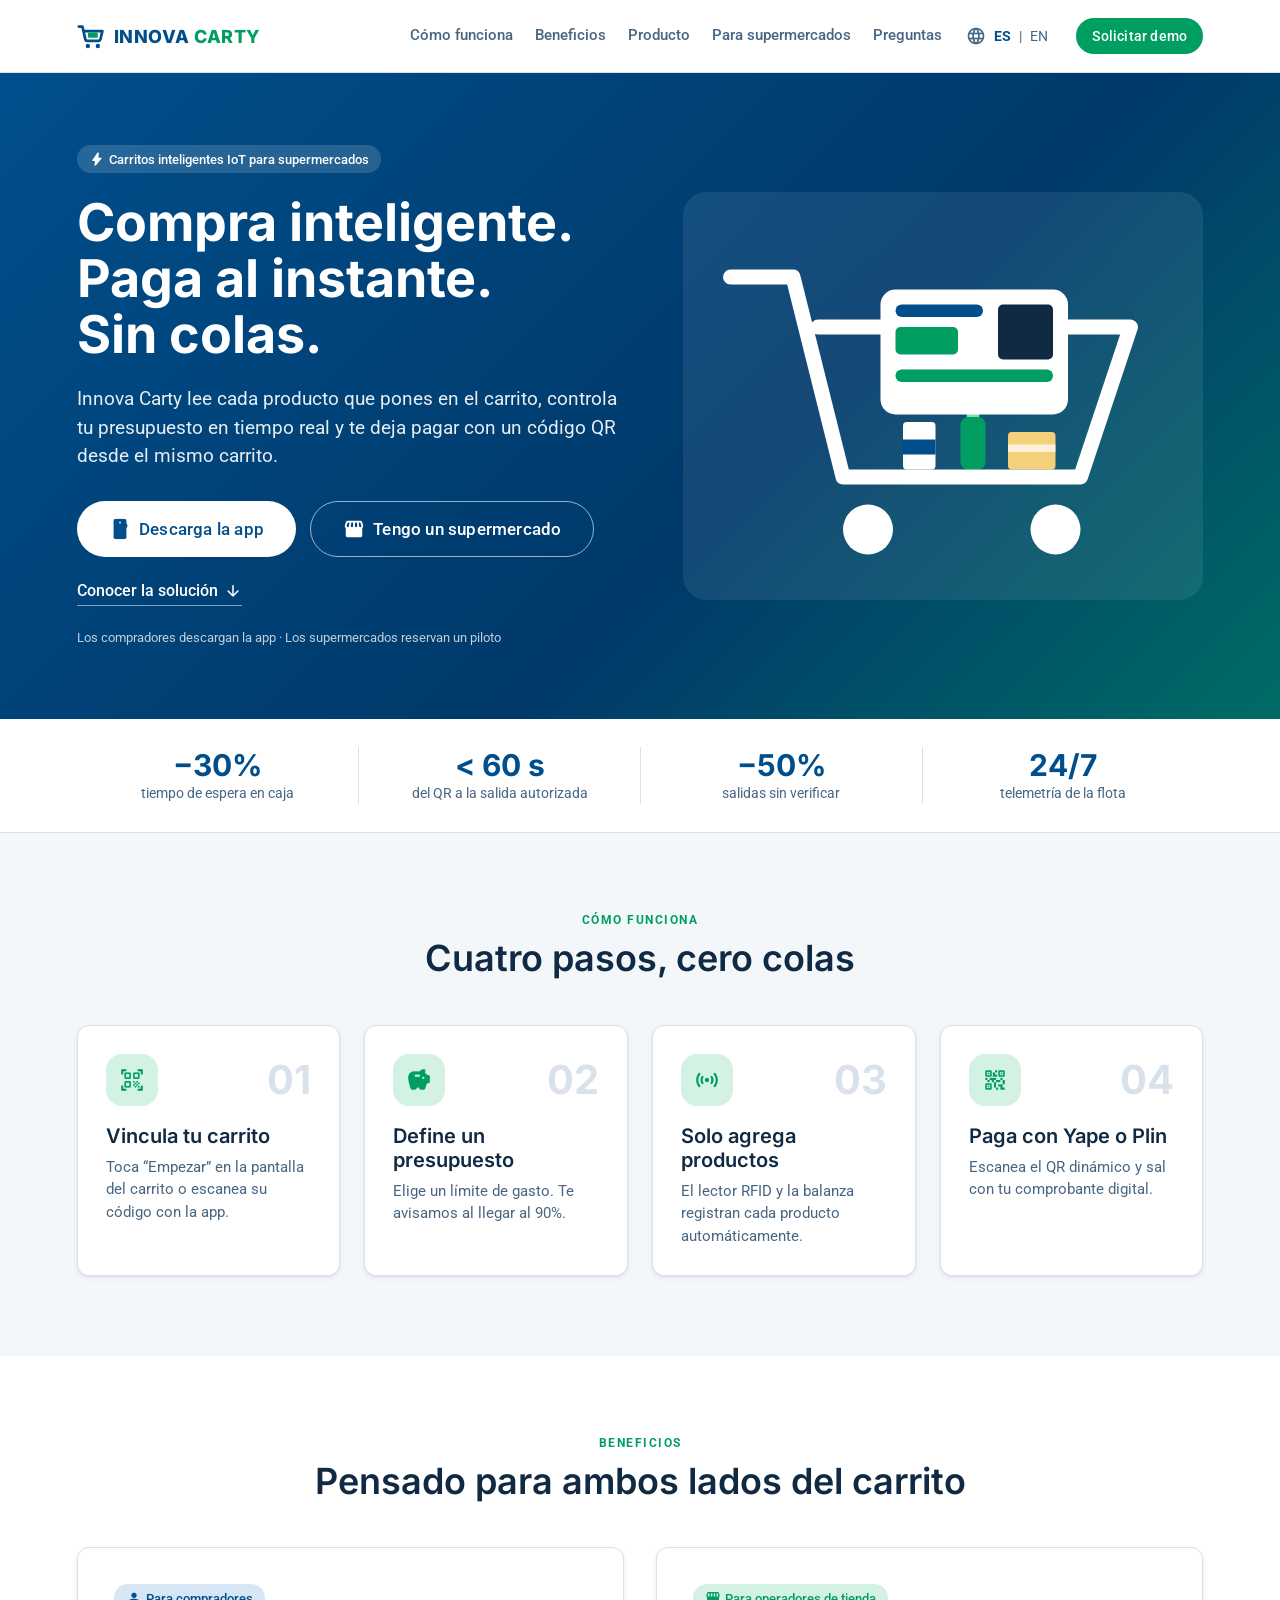
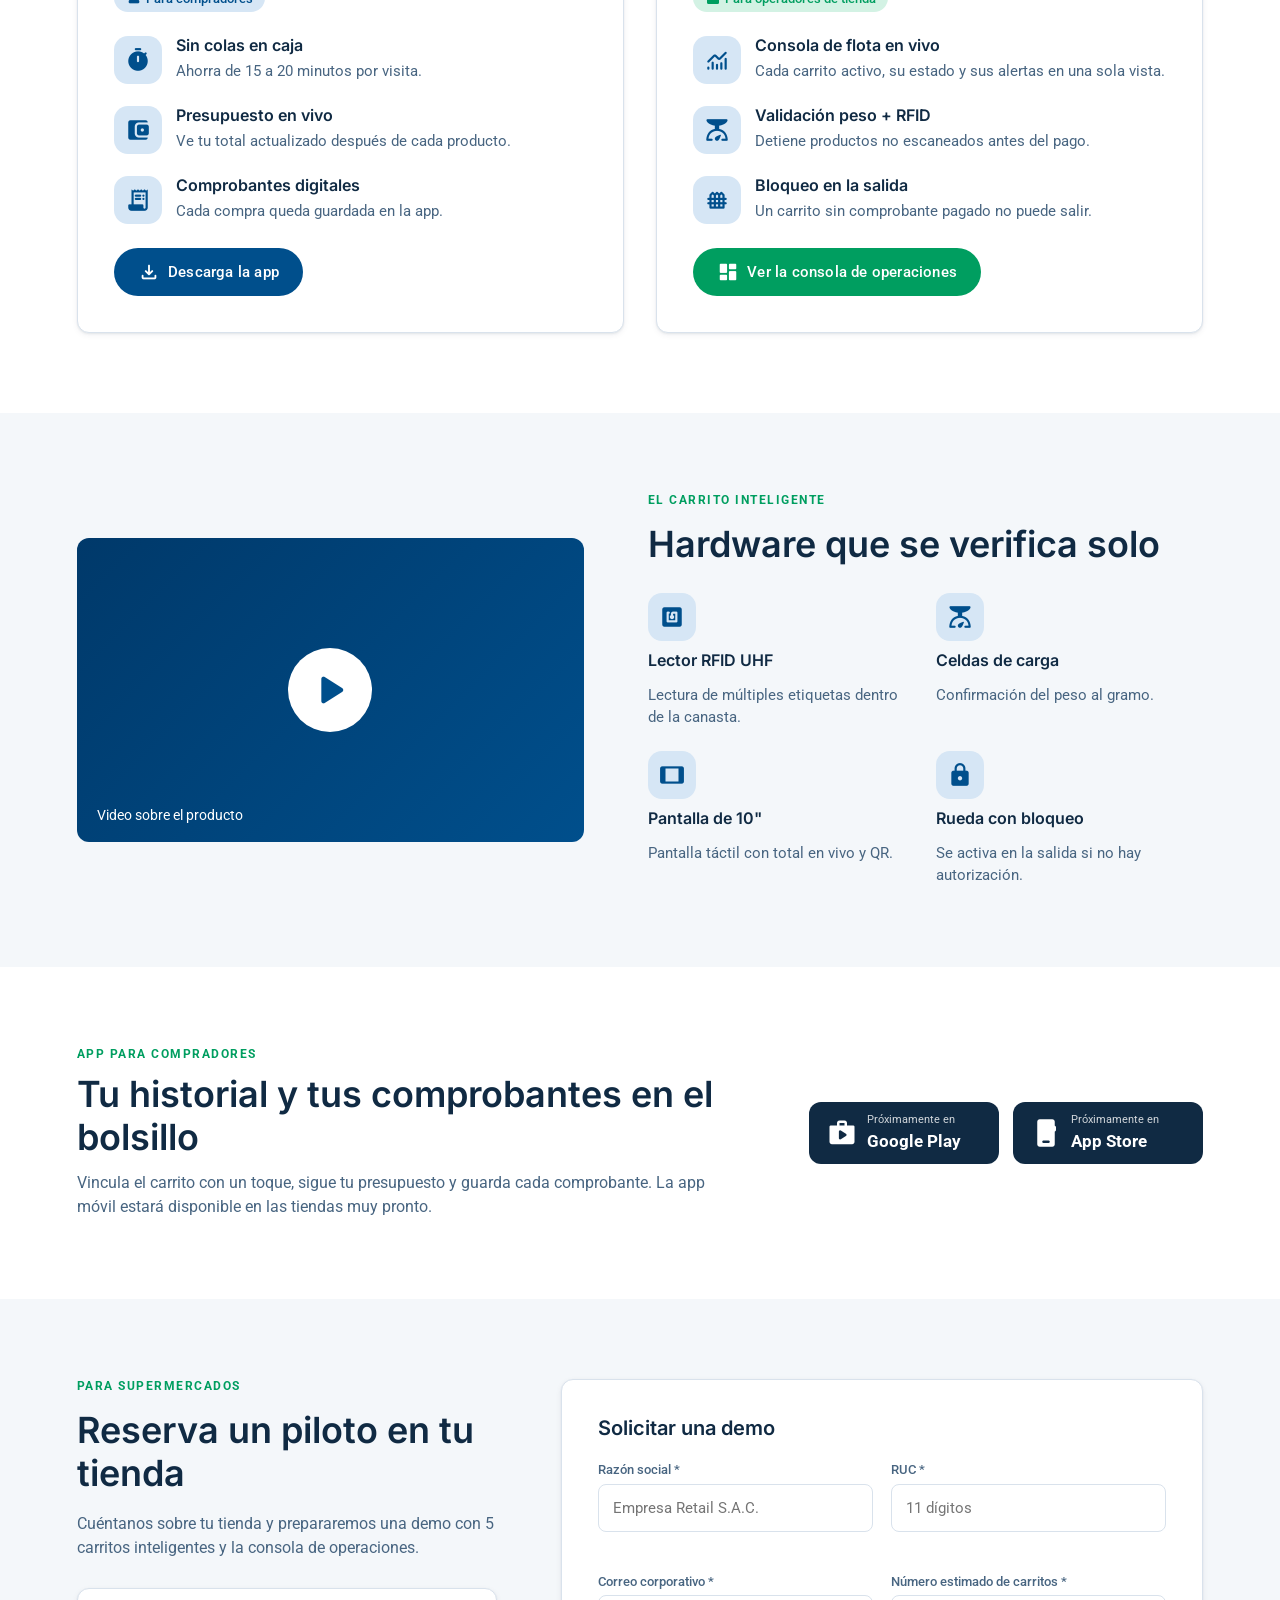
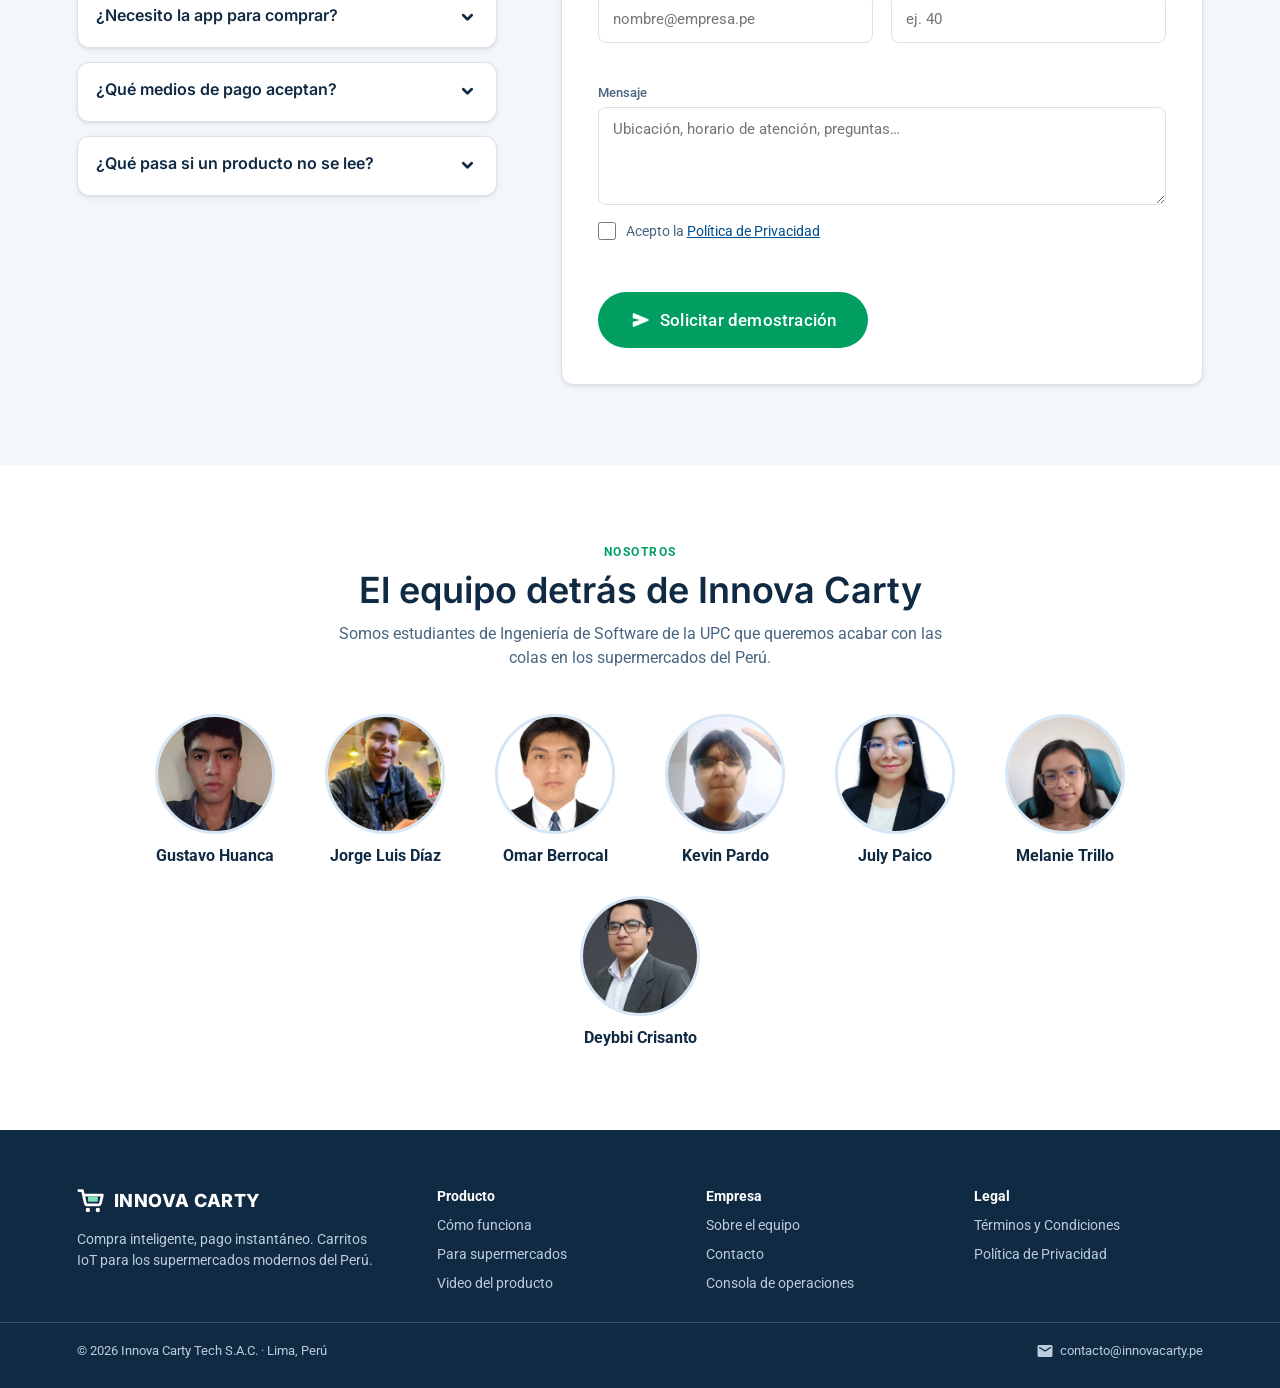
<file: index.html>
<!DOCTYPE html>
<html lang="es">
<head>
  <meta charset="UTF-8">
  <meta name="viewport" content="width=device-width, initial-scale=1">
  <title>Innova Carty | Carritos Inteligentes IoT y Pago Instantáneo sin Colas</title>
  <meta name="description" content="Transforma tu experiencia en el supermercado con Innova Carty: carritos autónomos con escaneo RFID, control de presupuesto en tiempo real y cobro inmediato con QR.">
  <meta name="keywords" content="Innova Carty, carrito inteligente, smart cart retail, IoT supermercados, compras sin colas, escaneo RFID retail, pago QR Yape Plin, control de presupuesto compra, retail tech Peru">
  <meta name="author" content="Innova Carty Tech S.A.C.">
  <meta name="robots" content="index, follow">
  <link rel="canonical" href="https://www.innovacarty.pe/">

  <meta property="og:title" content="Innova Carty — Compra Inteligente, Pago Instantáneo">
  <meta property="og:description" content="Olvídate de las colas en caja. Carritos de supermercado con lectura automática, cálculo de presupuesto en vivo y salida rápida.">
  <meta property="og:type" content="website">
  <meta property="og:url" content="https://www.innovacarty.pe/">
  <meta property="og:image" content="https://www.innovacarty.pe/assets/common/og-preview-carty.png">
  <meta name="twitter:card" content="summary_large_image">
  <meta name="twitter:title" content="Innova Carty | Smart Carts con IoT y Edge Computing">
  <meta name="twitter:description" content="Innovación en retail: carritos inteligentes que totalizan tu cuenta al instante y permiten auto-pago inmediato.">
  <meta name="twitter:image" content="https://www.innovacarty.pe/assets/common/twitter-card-carty.png">

  <meta name="theme-color" content="#004F8C">
  <link rel="icon" href="assets/img/favicon.svg" type="image/svg+xml">
  <link rel="stylesheet" href="assets/fonts/fonts.css">
  <link rel="stylesheet" href="assets/css/styles.css">
</head>
<body>
  <a class="skip-link" href="#main" data-i18n="skip">Saltar al contenido</a>

  <header class="topbar" id="top">
    <div class="container topbar__inner">
      <a href="#top" class="logo" aria-label="Innova Carty">
        <img src="assets/img/logo-mark.svg" width="29" height="29" alt="">
        <span><span class="logo__a">INNOVA</span> <span class="logo__b">CARTY</span></span>
      </a>
      <nav class="nav" id="nav" aria-label="Principal">
        <a href="#how-it-works" data-i18n="nav.how">Cómo funciona</a>
        <a href="#benefits" data-i18n="nav.benefits">Beneficios</a>
        <a href="#product" data-i18n="nav.product">Producto</a>
        <a href="#contact" data-i18n="nav.stores">Para supermercados</a>
        <a href="#faq" data-i18n="nav.faq">Preguntas</a>
      </nav>
      <div class="lang" role="group" aria-label="Idioma / Language">
        <span class="ms" aria-hidden="true">language</span>
        <button type="button" data-lang="es" aria-pressed="true">ES</button>
        <span aria-hidden="true">|</span>
        <button type="button" data-lang="en" aria-pressed="false">EN</button>
      </div>
      <a class="btn cta sm topbar__cta" href="#contact" data-i18n="cta.demo">Solicitar demo</a>
      <button class="icon-btn menu-toggle" type="button" aria-controls="nav" aria-expanded="false" aria-label="Menú">
        <span class="ms" aria-hidden="true">menu</span>
      </button>
    </div>
  </header>

  <main id="main">
    <section class="hero">
      <div class="container hero__inner">
        <div class="hero__copy">
          <span class="chip chip--glass"><span class="ms" aria-hidden="true">bolt</span> <span data-i18n="hero.chip">Carritos inteligentes IoT para supermercados</span></span>
          <h1 data-i18n="hero.title">Compra inteligente.<br>Paga al instante.<br>Sin colas.</h1>
          <p class="hero__lead" data-i18n="hero.lead">Innova Carty lee cada producto que pones en el carrito, controla tu presupuesto en tiempo real y te deja pagar con un código QR desde el mismo carrito.</p>
          <div class="hero__actions">
            <a class="btn lg on-dark" href="#app"><span class="ms" aria-hidden="true">smartphone</span> <span data-i18n="cta.app">Descarga la app</span></a>
            <a class="btn lg ghost" href="#contact"><span class="ms" aria-hidden="true">storefront</span> <span data-i18n="cta.store">Tengo un supermercado</span></a>
          </div>
          <a class="hero__link" href="#product"><span data-i18n="cta.discover">Conocer la solución</span> <span class="ms" aria-hidden="true">arrow_downward</span></a>
          <p class="hero__note" data-i18n="hero.note">Los compradores descargan la app · Los supermercados reservan un piloto</p>
        </div>
        <div class="hero__art">
          <!-- Animated purchase: three products drop in, the cart reads them, the total grows and the shopper pays with QR -->
          <svg class="cart-anim" viewBox="0 0 400 310" width="400" height="310" fill="none" role="img" aria-labelledby="hero-art-title">
            <title id="hero-art-title" data-i18n="hero.alt">Animación de un carrito inteligente que lee los productos, suma el total y muestra el QR de pago</title>
            <g class="cart-anim__item cart-anim__item--1"><rect x="168" y="176" width="26" height="38" rx="3" fill="#fff"/><rect x="168" y="190" width="26" height="12" fill="#004F8C"/></g>
            <g class="cart-anim__item cart-anim__item--2"><rect x="219" y="164" width="10" height="10" rx="2" fill="#7EE2B8"/><rect x="214" y="172" width="20" height="42" rx="6" fill="#009E60"/></g>
            <g class="cart-anim__item cart-anim__item--3"><rect x="252" y="184" width="38" height="30" rx="3" fill="#F5D07A"/><rect x="252" y="194" width="38" height="6" fill="#fff" opacity=".7"/></g>
            <path d="M30 60h50l40 160h190l40-120H100" stroke="#fff" stroke-width="12" stroke-linecap="round" stroke-linejoin="round"/>
            <circle class="cart-anim__wave cart-anim__wave--1" cx="225" cy="120" r="70" stroke="#7EE2B8" stroke-width="4"/>
            <circle class="cart-anim__wave cart-anim__wave--2" cx="225" cy="120" r="70" stroke="#7EE2B8" stroke-width="4"/>
            <circle class="cart-anim__wave cart-anim__wave--3" cx="225" cy="120" r="70" stroke="#7EE2B8" stroke-width="4"/>
            <rect x="150" y="70" width="150" height="100" rx="12" fill="#fff"/>
            <rect x="162" y="82" width="70" height="10" rx="5" fill="#004F8C"/>
            <rect x="162" y="100" width="50" height="22" rx="4" fill="#009E60"/>
            <rect x="244" y="82" width="44" height="44" rx="4" fill="#102A43"/>
            <g class="cart-anim__qr"><rect x="250" y="88" width="12" height="12" fill="#fff"/><rect x="270" y="88" width="12" height="12" fill="#fff"/><rect x="250" y="108" width="12" height="12" fill="#fff"/><rect x="270" y="108" width="12" height="12" fill="#7EE2B8"/></g>
            <rect x="162" y="134" width="126" height="10" rx="5" fill="#D9E2EC"/>
            <rect class="cart-anim__budget" x="162" y="134" width="126" height="10" rx="5"/>
            <text class="cart-anim__price cart-anim__price--1" x="312" y="62">+S/ 4.90</text>
            <text class="cart-anim__price cart-anim__price--2" x="312" y="62">+S/ 23.50</text>
            <text class="cart-anim__price cart-anim__price--3" x="312" y="62">+S/ 12.90</text>
            <g class="cart-anim__paid"><circle cx="298" cy="72" r="16" fill="#009E60" stroke="#fff" stroke-width="3"/><path d="M290 72l6 6 10-11" stroke="#fff" stroke-width="3.5" stroke-linecap="round" stroke-linejoin="round"/></g>
            <circle cx="140" cy="262" r="20" fill="#fff"/><circle cx="290" cy="262" r="20" fill="#fff"/>
          </svg>
          <div class="hero__card hero__card--1" aria-hidden="true"><span class="ms">nfc</span> <span data-i18n="hero.card1">RFID: Leche entera 1 L</span></div>
          <div class="hero__card hero__card--2" aria-hidden="true"><span class="ms">scale</span> <span data-i18n="hero.card2">Peso verificado</span></div>
          <div class="hero__card hero__card--3" aria-hidden="true"><span class="ms">qr_code_2</span> <span data-i18n="hero.card3">Total S/ 41.30 · paga con QR</span></div>
        </div>
      </div>
    </section>

    <section class="metrics" aria-label="Resultados esperados">
      <div class="container metrics__grid">
        <div><strong class="num">−30%</strong><span data-i18n="m1">tiempo de espera en caja</span></div>
        <div><strong class="num">&lt; 60 s</strong><span data-i18n="m2">del QR a la salida autorizada</span></div>
        <div><strong class="num">−50%</strong><span data-i18n="m3">salidas sin verificar</span></div>
        <div><strong class="num">24/7</strong><span data-i18n="m4">telemetría de la flota</span></div>
      </div>
    </section>

    <section class="section section--alt" id="how-it-works">
      <div class="container">
        <header class="section__head">
          <span class="overline" data-i18n="how.over">CÓMO FUNCIONA</span>
          <h2 data-i18n="how.title">Cuatro pasos, cero colas</h2>
        </header>
        <ol class="steps">
          <li class="card step"><div class="step__top"><span class="tile tile--green"><span class="ms" aria-hidden="true">qr_code_scanner</span></span><span class="step__n num">01</span></div>
            <h3 data-i18n="s1.t">Vincula tu carrito</h3><p data-i18n="s1.d">Toca “Empezar” en la pantalla del carrito o escanea su código con la app.</p></li>
          <li class="card step"><div class="step__top"><span class="tile tile--green"><span class="ms" aria-hidden="true">savings</span></span><span class="step__n num">02</span></div>
            <h3 data-i18n="s2.t">Define un presupuesto</h3><p data-i18n="s2.d">Elige un límite de gasto. Te avisamos al llegar al 90%.</p></li>
          <li class="card step"><div class="step__top"><span class="tile tile--green"><span class="ms" aria-hidden="true">sensors</span></span><span class="step__n num">03</span></div>
            <h3 data-i18n="s3.t">Solo agrega productos</h3><p data-i18n="s3.d">El lector RFID y la balanza registran cada producto automáticamente.</p></li>
          <li class="card step"><div class="step__top"><span class="tile tile--green"><span class="ms" aria-hidden="true">qr_code_2</span></span><span class="step__n num">04</span></div>
            <h3 data-i18n="s4.t">Paga con Yape o Plin</h3><p data-i18n="s4.d">Escanea el QR dinámico y sal con tu comprobante digital.</p></li>
        </ol>
      </div>
    </section>

    <section class="section" id="benefits">
      <div class="container">
        <header class="section__head">
          <span class="overline" data-i18n="ben.over">BENEFICIOS</span>
          <h2 data-i18n="ben.title">Pensado para ambos lados del carrito</h2>
        </header>
        <div class="segmented" role="tablist" aria-label="Segmento">
          <button type="button" role="tab" aria-selected="true" aria-controls="seg-shoppers" id="tab-shoppers" data-i18n="ben.tab1">Para compradores</button>
          <button type="button" role="tab" aria-selected="false" aria-controls="seg-stores" id="tab-stores" data-i18n="ben.tab2">Para tiendas</button>
        </div>
        <div class="benefits">
          <article class="card benefit" id="seg-shoppers" role="tabpanel" aria-labelledby="tab-shoppers">
            <span class="chip chip--info"><span class="ms" aria-hidden="true">person</span> <span data-i18n="ben.tab1">Para compradores</span></span>
            <ul class="features">
              <li><span class="tile"><span class="ms" aria-hidden="true">timer</span></span><div><h3 data-i18n="b1.t">Sin colas en caja</h3><p data-i18n="b1.d">Ahorra de 15 a 20 minutos por visita.</p></div></li>
              <li><span class="tile"><span class="ms" aria-hidden="true">account_balance_wallet</span></span><div><h3 data-i18n="b2.t">Presupuesto en vivo</h3><p data-i18n="b2.d">Ve tu total actualizado después de cada producto.</p></div></li>
              <li><span class="tile"><span class="ms" aria-hidden="true">receipt_long</span></span><div><h3 data-i18n="b3.t">Comprobantes digitales</h3><p data-i18n="b3.d">Cada compra queda guardada en la app.</p></div></li>
            </ul>
            <a class="btn filled" href="#app"><span class="ms" aria-hidden="true">download</span> <span data-i18n="cta.app">Descarga la app</span></a>
          </article>
          <article class="card benefit" id="seg-stores" role="tabpanel" aria-labelledby="tab-stores">
            <span class="chip chip--ok"><span class="ms" aria-hidden="true">storefront</span> <span data-i18n="ben.tab3">Para operadores de tienda</span></span>
            <ul class="features">
              <li><span class="tile"><span class="ms" aria-hidden="true">monitoring</span></span><div><h3 data-i18n="b4.t">Consola de flota en vivo</h3><p data-i18n="b4.d">Cada carrito activo, su estado y sus alertas en una sola vista.</p></div></li>
              <li><span class="tile"><span class="ms" aria-hidden="true">scale</span></span><div><h3 data-i18n="b5.t">Validación peso + RFID</h3><p data-i18n="b5.d">Detiene productos no escaneados antes del pago.</p></div></li>
              <li><span class="tile"><span class="ms" aria-hidden="true">fence</span></span><div><h3 data-i18n="b6.t">Bloqueo en la salida</h3><p data-i18n="b6.d">Un carrito sin comprobante pagado no puede salir.</p></div></li>
            </ul>
            <a class="btn cta" href="https://innova-carty-web-app.vercel.app" data-webapp-link><span class="ms" aria-hidden="true">dashboard</span> <span data-i18n="cta.console">Ver la consola de operaciones</span></a>
          </article>
        </div>
      </div>
    </section>

    <section class="section section--alt" id="product">
      <div class="container product">
        <figure class="video">
          <button class="video__play" type="button" aria-label="Reproducir video" data-video>
            <span class="ms" aria-hidden="true">play_arrow</span>
          </button>
          <figcaption data-i18n="video.cap">Video sobre el producto</figcaption>
        </figure>
        <div class="product__copy">
          <span class="overline" data-i18n="hw.over">EL CARRITO INTELIGENTE</span>
          <h2 data-i18n="hw.title">Hardware que se verifica solo</h2>
          <ul class="hw">
            <li><span class="tile"><span class="ms" aria-hidden="true">nfc</span></span><h3 data-i18n="h1.t">Lector RFID UHF</h3><p data-i18n="h1.d">Lectura de múltiples etiquetas dentro de la canasta.</p></li>
            <li><span class="tile"><span class="ms" aria-hidden="true">scale</span></span><h3 data-i18n="h2.t">Celdas de carga</h3><p data-i18n="h2.d">Confirmación del peso al gramo.</p></li>
            <li><span class="tile"><span class="ms" aria-hidden="true">tablet</span></span><h3 data-i18n="h3.t">Pantalla de 10"</h3><p data-i18n="h3.d">Pantalla táctil con total en vivo y QR.</p></li>
            <li><span class="tile"><span class="ms" aria-hidden="true">lock</span></span><h3 data-i18n="h4.t">Rueda con bloqueo</h3><p data-i18n="h4.d">Se activa en la salida si no hay autorización.</p></li>
          </ul>
        </div>
      </div>
    </section>

    <section class="section" id="app">
      <div class="container app">
        <div>
          <span class="overline" data-i18n="app.over">APP PARA COMPRADORES</span>
          <h2 data-i18n="app.title">Tu historial y tus comprobantes en el bolsillo</h2>
          <p class="muted" data-i18n="app.lead">Vincula el carrito con un toque, sigue tu presupuesto y guarda cada comprobante. La app móvil estará disponible en las tiendas muy pronto.</p>
        </div>
        <div class="stores">
          <a class="store" href="#app" aria-disabled="true"><span class="ms" aria-hidden="true">shop</span><span><small data-i18n="app.soon">Próximamente en</small><b>Google Play</b></span></a>
          <a class="store" href="#app" aria-disabled="true"><span class="ms" aria-hidden="true">phone_iphone</span><span><small data-i18n="app.soon">Próximamente en</small><b>App Store</b></span></a>
        </div>
      </div>
    </section>

    <section class="section section--alt" id="contact">
      <div class="container contact">
        <div class="contact__copy" id="faq">
          <span class="overline" data-i18n="ct.over">PARA SUPERMERCADOS</span>
          <h2 data-i18n="ct.title">Reserva un piloto en tu tienda</h2>
          <p class="muted" data-i18n="ct.lead">Cuéntanos sobre tu tienda y prepararemos una demo con 5 carritos inteligentes y la consola de operaciones.</p>
          <div class="faq">
            <details class="card"><summary data-i18n="q1">¿Necesito la app para comprar?</summary><p data-i18n="a1">No. La pantalla del carrito cubre todo el recorrido. La app agrega historial y comprobantes.</p></details>
            <details class="card"><summary data-i18n="q2">¿Qué medios de pago aceptan?</summary><p data-i18n="a2">Yape, Plin y cualquier app bancaria que lea códigos QR interoperables.</p></details>
            <details class="card"><summary data-i18n="q3">¿Qué pasa si un producto no se lee?</summary><p data-i18n="a3">El carrito te pide colocarlo de nuevo; si hace falta, un supervisor te ayuda.</p></details>
          </div>
        </div>
        <form class="card form" id="demo-form" novalidate>
          <h3 data-i18n="f.title">Solicitar una demo</h3>
          <div class="form__grid">
            <div class="field"><label for="company" data-i18n="f.company">Razón social *</label><input id="company" name="company" required placeholder="Empresa Retail S.A.C." autocomplete="organization"><small class="err-text" data-i18n="f.req">Campo obligatorio</small></div>
            <div class="field"><label for="ruc">RUC *</label><input id="ruc" name="ruc" required inputmode="numeric" pattern="\d{11}" maxlength="11" placeholder="11 dígitos" data-i18n-ph="f.ruc.ph"><small class="err-text" data-i18n="f.ruc.err">Debe tener 11 dígitos</small></div>
            <div class="field"><label for="email" data-i18n="f.email">Correo corporativo *</label><input id="email" name="email" type="email" required placeholder="nombre@empresa.pe" data-i18n-ph="f.email.ph" autocomplete="email"><small class="err-text" data-i18n="f.email.err">Ingresa un correo válido</small></div>
            <div class="field"><label for="carts" data-i18n="f.carts">Número estimado de carritos *</label><input id="carts" name="carts" type="number" min="1" required placeholder="ej. 40" data-i18n-ph="f.carts.ph"><small class="err-text" data-i18n="f.carts.err">Ingresa un número mayor a 0</small></div>
            <div class="field field--span"><label for="message" data-i18n="f.msg">Mensaje</label><textarea id="message" name="message" rows="4" placeholder="Ubicación, horario de atención, preguntas…" data-i18n-ph="f.msg.ph"></textarea></div>
          </div>
          <label class="check"><input type="checkbox" name="privacy" required> <span data-i18n="f.privacy">Acepto la <a href="privacy.html">Política de Privacidad</a></span></label>
          <small class="err-text" id="privacy-err" data-i18n="f.privacy.err">Debes aceptar la Política de Privacidad</small>
          <button class="btn cta lg" type="submit"><span class="ms" aria-hidden="true">send</span> <span data-i18n="cta.demo2">Solicitar demostración</span></button>
          <p class="form__ok" role="status" hidden data-i18n="f.ok">¡Gracias! Te contactaremos en menos de 48 horas.</p>
        </form>
      </div>
    </section>

    <section class="section" id="team">
      <div class="container">
        <header class="section__head">
          <span class="overline" data-i18n="team.over">NOSOTROS</span>
          <h2 data-i18n="team.title">El equipo detrás de Innova Carty</h2>
          <p class="muted" data-i18n="team.lead">Somos estudiantes de Ingeniería de Software de la UPC que queremos acabar con las colas en los supermercados del Perú.</p>
        </header>
        <ul class="team">
          <li><img class="avatar" src="assets/img/team/gustavo.webp" width="144" height="144" alt="Foto de Gustavo Huanca" loading="lazy"><b>Gustavo Huanca</b></li>
          <li><img class="avatar" src="assets/img/team/jorge.webp" width="144" height="144" alt="Foto de Jorge Luis Díaz" loading="lazy"><b>Jorge Luis Díaz</b></li>
          <li><img class="avatar" src="assets/img/team/omar.webp" width="144" height="144" alt="Foto de Omar Berrocal" loading="lazy"><b>Omar Berrocal</b></li>
          <li><img class="avatar" src="assets/img/team/kevin.webp" width="144" height="144" alt="Foto de Kevin Pardo" loading="lazy"><b>Kevin Pardo</b></li>
          <li><img class="avatar" src="assets/img/team/july.webp" width="144" height="144" alt="Foto de July Paico" loading="lazy"><b>July Paico</b></li>
          <li><img class="avatar" src="assets/img/team/melanie.webp" width="144" height="144" alt="Foto de Melanie Trillo" loading="lazy"><b>Melanie Trillo</b></li>
          <li><img class="avatar" src="assets/img/team/deybbi.webp" width="144" height="144" alt="Foto de Deybbi Crisanto" loading="lazy"><b>Deybbi Crisanto</b></li>
        </ul>
      </div>
    </section>
  </main>

  <footer class="footer">
    <div class="container footer__grid">
      <div class="footer__brand">
        <a href="#top" class="logo logo--dark" aria-label="Innova Carty">
          <img src="assets/img/logo-mark-dark.svg" width="29" height="29" alt="">
          <span><span class="logo__a">INNOVA</span> <span class="logo__b">CARTY</span></span>
        </a>
        <p data-i18n="ft.tag">Compra inteligente, pago instantáneo. Carritos IoT para los supermercados modernos del Perú.</p>
      </div>
      <nav aria-label="Producto"><b data-i18n="ft.product">Producto</b><a href="#how-it-works" data-i18n="nav.how">Cómo funciona</a><a href="#contact" data-i18n="nav.stores">Para supermercados</a><a href="#product" data-i18n="ft.video">Video del producto</a></nav>
      <nav aria-label="Empresa"><b data-i18n="ft.company">Empresa</b><a href="#team" data-i18n="ft.about">Sobre el equipo</a><a href="#contact" data-i18n="ft.contact">Contacto</a><a href="https://innova-carty-web-app.vercel.app" data-webapp-link data-i18n="ft.console">Consola de operaciones</a></nav>
      <nav aria-label="Legal"><b>Legal</b><a href="terms.html" data-i18n="ft.terms">Términos y Condiciones</a><a href="privacy.html" data-i18n="ft.privacy">Política de Privacidad</a></nav>
    </div>
    <div class="container footer__bottom">
      <span>© 2026 Innova Carty Tech S.A.C. · Lima, Perú</span>
      <a href="mailto:contacto@innovacarty.pe" class="footer__mail"><span class="ms" aria-hidden="true">mail</span> contacto@innovacarty.pe</a>
    </div>
  </footer>

  <div class="toast" role="status" aria-live="polite" hidden></div>

  <script src="assets/js/config.js"></script>
  <script src="assets/js/i18n.js"></script>
  <script src="assets/js/main.js"></script>
</body>
</html>
</file>
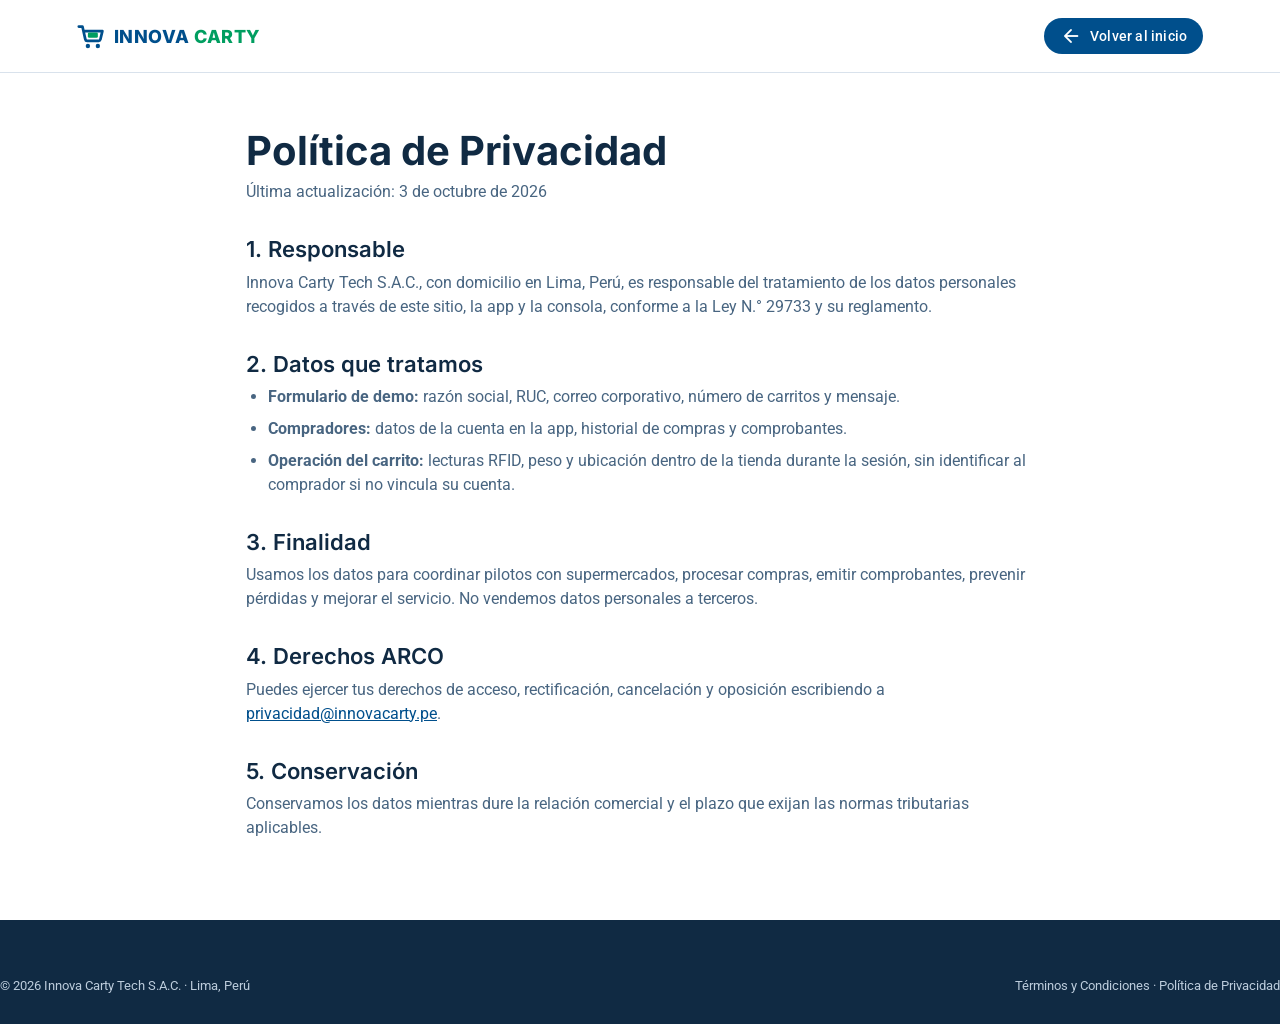
<file: privacy.html>
<!DOCTYPE html>
<html lang="es">
<head>
  <meta charset="UTF-8">
  <meta name="viewport" content="width=device-width, initial-scale=1">
  <title>Política de Privacidad y Tratamiento de Datos | Innova Carty</title>
  <meta name="description" content="Cómo Innova Carty trata los datos personales y los registros de compra de sus usuarios conforme a la Ley N.° 29733 de Protección de Datos Personales.">
  <meta name="author" content="Innova Carty Tech S.A.C.">
  <meta name="robots" content="index, follow">
  <link rel="canonical" href="https://www.innovacarty.pe/privacy.html">
  <link rel="icon" href="assets/img/favicon.svg" type="image/svg+xml">
  <link rel="stylesheet" href="assets/fonts/fonts.css">
  <link rel="stylesheet" href="assets/css/styles.css">
</head>
<body>
  <header class="topbar">
    <div class="container topbar__inner">
      <a href="index.html" class="logo" aria-label="Innova Carty, volver al inicio">
        <img src="assets/img/logo-mark.svg" width="29" height="29" alt="">
        <span><span class="logo__a">INNOVA</span> <span class="logo__b">CARTY</span></span>
      </a>
      <a class="btn filled sm" href="index.html" style="margin-left:auto"><span class="ms" aria-hidden="true">arrow_back</span> Volver al inicio</a>
    </div>
  </header>
  <main class="legal">
    <h1>Política de Privacidad</h1>
    <p class="muted">Última actualización: 3 de octubre de 2026</p>
    <h2>1. Responsable</h2>
    <p>Innova Carty Tech S.A.C., con domicilio en Lima, Perú, es responsable del tratamiento de los datos personales recogidos a través de este sitio, la app y la consola, conforme a la Ley N.° 29733 y su reglamento.</p>
    <h2>2. Datos que tratamos</h2>
    <ul>
      <li><b>Formulario de demo:</b> razón social, RUC, correo corporativo, número de carritos y mensaje.</li>
      <li><b>Compradores:</b> datos de la cuenta en la app, historial de compras y comprobantes.</li>
      <li><b>Operación del carrito:</b> lecturas RFID, peso y ubicación dentro de la tienda durante la sesión, sin identificar al comprador si no vincula su cuenta.</li>
    </ul>
    <h2>3. Finalidad</h2>
    <p>Usamos los datos para coordinar pilotos con supermercados, procesar compras, emitir comprobantes, prevenir pérdidas y mejorar el servicio. No vendemos datos personales a terceros.</p>
    <h2>4. Derechos ARCO</h2>
    <p>Puedes ejercer tus derechos de acceso, rectificación, cancelación y oposición escribiendo a <a href="mailto:privacidad@innovacarty.pe">privacidad@innovacarty.pe</a>.</p>
    <h2>5. Conservación</h2>
    <p>Conservamos los datos mientras dure la relación comercial y el plazo que exijan las normas tributarias aplicables.</p>
  </main>
  <footer class="footer">
    <div class="container footer__bottom" style="border:0;margin:0;padding:0">
      <span>© 2026 Innova Carty Tech S.A.C. · Lima, Perú</span>
      <span><a href="terms.html">Términos y Condiciones</a> · <a href="privacy.html">Política de Privacidad</a></span>
    </div>
  </footer>
</body>
</html>
</file>
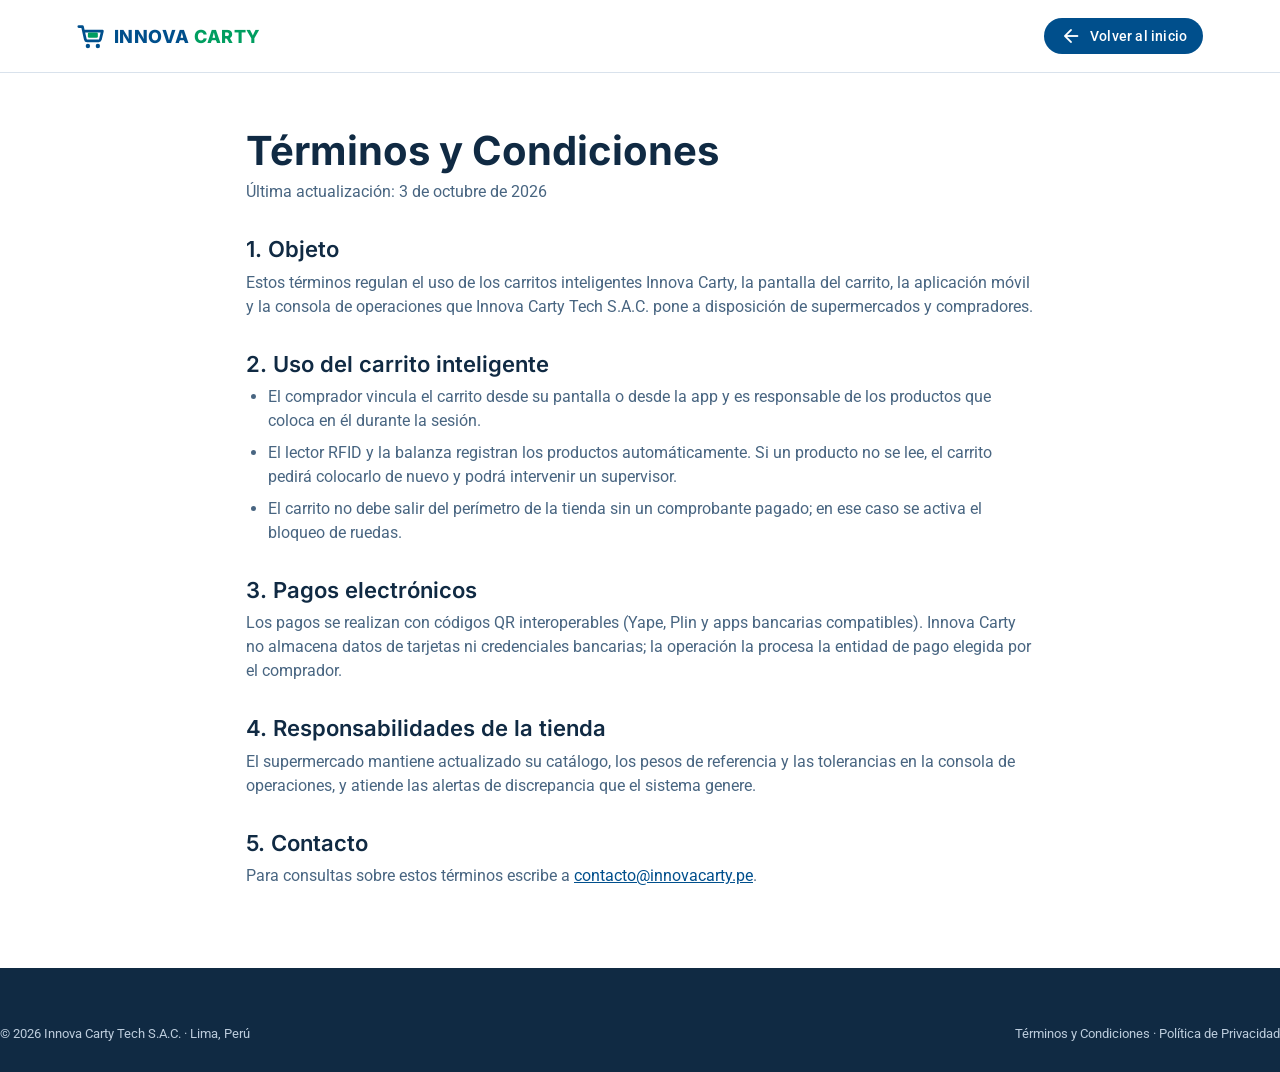
<file: terms.html>
<!DOCTYPE html>
<html lang="es">
<head>
  <meta charset="UTF-8">
  <meta name="viewport" content="width=device-width, initial-scale=1">
  <title>Términos del Servicio | Innova Carty</title>
  <meta name="description" content="Condiciones de uso del carrito inteligente Innova Carty, cobros electrónicos y responsabilidades de la tienda y del comprador.">
  <meta name="author" content="Innova Carty Tech S.A.C.">
  <meta name="robots" content="index, follow">
  <link rel="canonical" href="https://www.innovacarty.pe/terms.html">
  <link rel="icon" href="assets/img/favicon.svg" type="image/svg+xml">
  <link rel="stylesheet" href="assets/fonts/fonts.css">
  <link rel="stylesheet" href="assets/css/styles.css">
</head>
<body>
  <header class="topbar">
    <div class="container topbar__inner">
      <a href="index.html" class="logo" aria-label="Innova Carty, volver al inicio">
        <img src="assets/img/logo-mark.svg" width="29" height="29" alt="">
        <span><span class="logo__a">INNOVA</span> <span class="logo__b">CARTY</span></span>
      </a>
      <a class="btn filled sm" href="index.html" style="margin-left:auto"><span class="ms" aria-hidden="true">arrow_back</span> Volver al inicio</a>
    </div>
  </header>
  <main class="legal">
    <h1>Términos y Condiciones</h1>
    <p class="muted">Última actualización: 3 de octubre de 2026</p>
    <h2>1. Objeto</h2>
    <p>Estos términos regulan el uso de los carritos inteligentes Innova Carty, la pantalla del carrito, la aplicación móvil y la consola de operaciones que Innova Carty Tech S.A.C. pone a disposición de supermercados y compradores.</p>
    <h2>2. Uso del carrito inteligente</h2>
    <ul>
      <li>El comprador vincula el carrito desde su pantalla o desde la app y es responsable de los productos que coloca en él durante la sesión.</li>
      <li>El lector RFID y la balanza registran los productos automáticamente. Si un producto no se lee, el carrito pedirá colocarlo de nuevo y podrá intervenir un supervisor.</li>
      <li>El carrito no debe salir del perímetro de la tienda sin un comprobante pagado; en ese caso se activa el bloqueo de ruedas.</li>
    </ul>
    <h2>3. Pagos electrónicos</h2>
    <p>Los pagos se realizan con códigos QR interoperables (Yape, Plin y apps bancarias compatibles). Innova Carty no almacena datos de tarjetas ni credenciales bancarias; la operación la procesa la entidad de pago elegida por el comprador.</p>
    <h2>4. Responsabilidades de la tienda</h2>
    <p>El supermercado mantiene actualizado su catálogo, los pesos de referencia y las tolerancias en la consola de operaciones, y atiende las alertas de discrepancia que el sistema genere.</p>
    <h2>5. Contacto</h2>
    <p>Para consultas sobre estos términos escribe a <a href="mailto:contacto@innovacarty.pe">contacto@innovacarty.pe</a>.</p>
  </main>
  <footer class="footer">
    <div class="container footer__bottom" style="border:0;margin:0;padding:0">
      <span>© 2026 Innova Carty Tech S.A.C. · Lima, Perú</span>
      <span><a href="terms.html">Términos y Condiciones</a> · <a href="privacy.html">Política de Privacidad</a></span>
    </div>
  </footer>
</body>
</html>
</file>
<file: assets/fonts/fonts.css>
/* Vendored from Google Fonts (OFL / Apache 2.0) so screens render offline. */
@font-face {
  font-family: 'Inter';
  font-style: normal;
  font-weight: 400;
  font-display: swap;
  src: url(Inter-latin-ext.woff2) format('woff2');
  unicode-range: U+0100-02BA, U+02BD-02C5, U+02C7-02CC, U+02CE-02D7, U+02DD-02FF, U+0304, U+0308, U+0329, U+1D00-1DBF, U+1E00-1E9F, U+1EF2-1EFF, U+2020, U+20A0-20AB, U+20AD-20C0, U+2113, U+2C60-2C7F, U+A720-A7FF;
}
@font-face {
  font-family: 'Inter';
  font-style: normal;
  font-weight: 400;
  font-display: swap;
  src: url(Inter-latin.woff2) format('woff2');
  unicode-range: U+0000-00FF, U+0131, U+0152-0153, U+02BB-02BC, U+02C6, U+02DA, U+02DC, U+0304, U+0308, U+0329, U+2000-206F, U+20AC, U+2122, U+2191, U+2193, U+2212, U+2215, U+FEFF, U+FFFD;
}
@font-face {
  font-family: 'Inter';
  font-style: normal;
  font-weight: 500;
  font-display: swap;
  src: url(Inter-latin-ext.woff2) format('woff2');
  unicode-range: U+0100-02BA, U+02BD-02C5, U+02C7-02CC, U+02CE-02D7, U+02DD-02FF, U+0304, U+0308, U+0329, U+1D00-1DBF, U+1E00-1E9F, U+1EF2-1EFF, U+2020, U+20A0-20AB, U+20AD-20C0, U+2113, U+2C60-2C7F, U+A720-A7FF;
}
@font-face {
  font-family: 'Inter';
  font-style: normal;
  font-weight: 500;
  font-display: swap;
  src: url(Inter-latin.woff2) format('woff2');
  unicode-range: U+0000-00FF, U+0131, U+0152-0153, U+02BB-02BC, U+02C6, U+02DA, U+02DC, U+0304, U+0308, U+0329, U+2000-206F, U+20AC, U+2122, U+2191, U+2193, U+2212, U+2215, U+FEFF, U+FFFD;
}
@font-face {
  font-family: 'Inter';
  font-style: normal;
  font-weight: 600;
  font-display: swap;
  src: url(Inter-latin-ext.woff2) format('woff2');
  unicode-range: U+0100-02BA, U+02BD-02C5, U+02C7-02CC, U+02CE-02D7, U+02DD-02FF, U+0304, U+0308, U+0329, U+1D00-1DBF, U+1E00-1E9F, U+1EF2-1EFF, U+2020, U+20A0-20AB, U+20AD-20C0, U+2113, U+2C60-2C7F, U+A720-A7FF;
}
@font-face {
  font-family: 'Inter';
  font-style: normal;
  font-weight: 600;
  font-display: swap;
  src: url(Inter-latin.woff2) format('woff2');
  unicode-range: U+0000-00FF, U+0131, U+0152-0153, U+02BB-02BC, U+02C6, U+02DA, U+02DC, U+0304, U+0308, U+0329, U+2000-206F, U+20AC, U+2122, U+2191, U+2193, U+2212, U+2215, U+FEFF, U+FFFD;
}
@font-face {
  font-family: 'Inter';
  font-style: normal;
  font-weight: 700;
  font-display: swap;
  src: url(Inter-latin-ext.woff2) format('woff2');
  unicode-range: U+0100-02BA, U+02BD-02C5, U+02C7-02CC, U+02CE-02D7, U+02DD-02FF, U+0304, U+0308, U+0329, U+1D00-1DBF, U+1E00-1E9F, U+1EF2-1EFF, U+2020, U+20A0-20AB, U+20AD-20C0, U+2113, U+2C60-2C7F, U+A720-A7FF;
}
@font-face {
  font-family: 'Inter';
  font-style: normal;
  font-weight: 700;
  font-display: swap;
  src: url(Inter-latin.woff2) format('woff2');
  unicode-range: U+0000-00FF, U+0131, U+0152-0153, U+02BB-02BC, U+02C6, U+02DA, U+02DC, U+0304, U+0308, U+0329, U+2000-206F, U+20AC, U+2122, U+2191, U+2193, U+2212, U+2215, U+FEFF, U+FFFD;
}
@font-face {
  font-family: 'Inter';
  font-style: normal;
  font-weight: 800;
  font-display: swap;
  src: url(Inter-latin-ext.woff2) format('woff2');
  unicode-range: U+0100-02BA, U+02BD-02C5, U+02C7-02CC, U+02CE-02D7, U+02DD-02FF, U+0304, U+0308, U+0329, U+1D00-1DBF, U+1E00-1E9F, U+1EF2-1EFF, U+2020, U+20A0-20AB, U+20AD-20C0, U+2113, U+2C60-2C7F, U+A720-A7FF;
}
@font-face {
  font-family: 'Inter';
  font-style: normal;
  font-weight: 800;
  font-display: swap;
  src: url(Inter-latin.woff2) format('woff2');
  unicode-range: U+0000-00FF, U+0131, U+0152-0153, U+02BB-02BC, U+02C6, U+02DA, U+02DC, U+0304, U+0308, U+0329, U+2000-206F, U+20AC, U+2122, U+2191, U+2193, U+2212, U+2215, U+FEFF, U+FFFD;
}
@font-face {
  font-family: 'Material Symbols Rounded';
  font-style: normal;
  font-weight: 400;
  font-display: block;
  src: url(MaterialSymbolsRounded.woff2) format('woff2');
}
@font-face {
  font-family: 'Roboto';
  font-style: normal;
  font-weight: 300;
  font-stretch: 100%;
  font-display: swap;
  src: url(Roboto-latin-ext.woff2) format('woff2');
  unicode-range: U+0100-02BA, U+02BD-02C5, U+02C7-02CC, U+02CE-02D7, U+02DD-02FF, U+0304, U+0308, U+0329, U+1D00-1DBF, U+1E00-1E9F, U+1EF2-1EFF, U+2020, U+20A0-20AB, U+20AD-20C0, U+2113, U+2C60-2C7F, U+A720-A7FF;
}
@font-face {
  font-family: 'Roboto';
  font-style: normal;
  font-weight: 300;
  font-stretch: 100%;
  font-display: swap;
  src: url(Roboto-latin.woff2) format('woff2');
  unicode-range: U+0000-00FF, U+0131, U+0152-0153, U+02BB-02BC, U+02C6, U+02DA, U+02DC, U+0304, U+0308, U+0329, U+2000-206F, U+20AC, U+2122, U+2191, U+2193, U+2212, U+2215, U+FEFF, U+FFFD;
}
@font-face {
  font-family: 'Roboto';
  font-style: normal;
  font-weight: 400;
  font-stretch: 100%;
  font-display: swap;
  src: url(Roboto-latin-ext.woff2) format('woff2');
  unicode-range: U+0100-02BA, U+02BD-02C5, U+02C7-02CC, U+02CE-02D7, U+02DD-02FF, U+0304, U+0308, U+0329, U+1D00-1DBF, U+1E00-1E9F, U+1EF2-1EFF, U+2020, U+20A0-20AB, U+20AD-20C0, U+2113, U+2C60-2C7F, U+A720-A7FF;
}
@font-face {
  font-family: 'Roboto';
  font-style: normal;
  font-weight: 400;
  font-stretch: 100%;
  font-display: swap;
  src: url(Roboto-latin.woff2) format('woff2');
  unicode-range: U+0000-00FF, U+0131, U+0152-0153, U+02BB-02BC, U+02C6, U+02DA, U+02DC, U+0304, U+0308, U+0329, U+2000-206F, U+20AC, U+2122, U+2191, U+2193, U+2212, U+2215, U+FEFF, U+FFFD;
}
@font-face {
  font-family: 'Roboto';
  font-style: normal;
  font-weight: 500;
  font-stretch: 100%;
  font-display: swap;
  src: url(Roboto-latin-ext.woff2) format('woff2');
  unicode-range: U+0100-02BA, U+02BD-02C5, U+02C7-02CC, U+02CE-02D7, U+02DD-02FF, U+0304, U+0308, U+0329, U+1D00-1DBF, U+1E00-1E9F, U+1EF2-1EFF, U+2020, U+20A0-20AB, U+20AD-20C0, U+2113, U+2C60-2C7F, U+A720-A7FF;
}
@font-face {
  font-family: 'Roboto';
  font-style: normal;
  font-weight: 500;
  font-stretch: 100%;
  font-display: swap;
  src: url(Roboto-latin.woff2) format('woff2');
  unicode-range: U+0000-00FF, U+0131, U+0152-0153, U+02BB-02BC, U+02C6, U+02DA, U+02DC, U+0304, U+0308, U+0329, U+2000-206F, U+20AC, U+2122, U+2191, U+2193, U+2212, U+2215, U+FEFF, U+FFFD;
}
@font-face {
  font-family: 'Roboto';
  font-style: normal;
  font-weight: 700;
  font-stretch: 100%;
  font-display: swap;
  src: url(Roboto-latin-ext.woff2) format('woff2');
  unicode-range: U+0100-02BA, U+02BD-02C5, U+02C7-02CC, U+02CE-02D7, U+02DD-02FF, U+0304, U+0308, U+0329, U+1D00-1DBF, U+1E00-1E9F, U+1EF2-1EFF, U+2020, U+20A0-20AB, U+20AD-20C0, U+2113, U+2C60-2C7F, U+A720-A7FF;
}
@font-face {
  font-family: 'Roboto';
  font-style: normal;
  font-weight: 700;
  font-stretch: 100%;
  font-display: swap;
  src: url(Roboto-latin.woff2) format('woff2');
  unicode-range: U+0000-00FF, U+0131, U+0152-0153, U+02BB-02BC, U+02C6, U+02DA, U+02DC, U+0304, U+0308, U+0329, U+2000-206F, U+20AC, U+2122, U+2191, U+2193, U+2212, U+2215, U+FEFF, U+FFFD;
}
@font-face {
  font-family: 'Roboto Mono';
  font-style: normal;
  font-weight: 400;
  font-display: swap;
  src: url(RobotoMono-latin-ext.woff2) format('woff2');
  unicode-range: U+0100-02BA, U+02BD-02C5, U+02C7-02CC, U+02CE-02D7, U+02DD-02FF, U+0304, U+0308, U+0329, U+1D00-1DBF, U+1E00-1E9F, U+1EF2-1EFF, U+2020, U+20A0-20AB, U+20AD-20C0, U+2113, U+2C60-2C7F, U+A720-A7FF;
}
@font-face {
  font-family: 'Roboto Mono';
  font-style: normal;
  font-weight: 400;
  font-display: swap;
  src: url(RobotoMono-latin.woff2) format('woff2');
  unicode-range: U+0000-00FF, U+0131, U+0152-0153, U+02BB-02BC, U+02C6, U+02DA, U+02DC, U+0304, U+0308, U+0329, U+2000-206F, U+20AC, U+2122, U+2191, U+2193, U+2212, U+2215, U+FEFF, U+FFFD;
}
@font-face {
  font-family: 'Roboto Mono';
  font-style: normal;
  font-weight: 500;
  font-display: swap;
  src: url(RobotoMono-latin-ext.woff2) format('woff2');
  unicode-range: U+0100-02BA, U+02BD-02C5, U+02C7-02CC, U+02CE-02D7, U+02DD-02FF, U+0304, U+0308, U+0329, U+1D00-1DBF, U+1E00-1E9F, U+1EF2-1EFF, U+2020, U+20A0-20AB, U+20AD-20C0, U+2113, U+2C60-2C7F, U+A720-A7FF;
}
@font-face {
  font-family: 'Roboto Mono';
  font-style: normal;
  font-weight: 500;
  font-display: swap;
  src: url(RobotoMono-latin.woff2) format('woff2');
  unicode-range: U+0000-00FF, U+0131, U+0152-0153, U+02BB-02BC, U+02C6, U+02DA, U+02DC, U+0304, U+0308, U+0329, U+2000-206F, U+20AC, U+2122, U+2191, U+2193, U+2212, U+2215, U+FEFF, U+FFFD;
}
@font-face {
  font-family: 'Roboto Mono';
  font-style: normal;
  font-weight: 700;
  font-display: swap;
  src: url(RobotoMono-latin-ext.woff2) format('woff2');
  unicode-range: U+0100-02BA, U+02BD-02C5, U+02C7-02CC, U+02CE-02D7, U+02DD-02FF, U+0304, U+0308, U+0329, U+1D00-1DBF, U+1E00-1E9F, U+1EF2-1EFF, U+2020, U+20A0-20AB, U+20AD-20C0, U+2113, U+2C60-2C7F, U+A720-A7FF;
}
@font-face {
  font-family: 'Roboto Mono';
  font-style: normal;
  font-weight: 700;
  font-display: swap;
  src: url(RobotoMono-latin.woff2) format('woff2');
  unicode-range: U+0000-00FF, U+0131, U+0152-0153, U+02BB-02BC, U+02C6, U+02DA, U+02DC, U+0304, U+0308, U+0329, U+2000-206F, U+20AC, U+2122, U+2191, U+2193, U+2212, U+2215, U+FEFF, U+FFFD;
}
</file>
<file: assets/css/styles.css>
/* Innova Carty Landing Page
   Design tokens from 5.1.1 General Style Guidelines, Material Design 3 shapes. */
:root {
  --primary: #004F8C;
  --primary-container: #D6E6F5;
  --secondary: #009E60;
  --secondary-container: #D3F2E4;
  --warning: #F39C12;
  --error: #E74C3C;
  --ink: #102A43;
  --ink-2: #486581;
  --ink-3: #829AB1;
  --line: #D9E2EC;
  --surface: #FFFFFF;
  --surface-2: #F4F7FA;
  --hero: linear-gradient(135deg, #004F8C 0%, #00396A 60%, #009E60 140%);
  --radius: 12px;
  --shadow: 0 1px 2px rgba(16, 42, 67, .08), 0 2px 6px rgba(16, 42, 67, .06);
  --font-title: 'Inter', system-ui, sans-serif;
  --font-body: 'Roboto', system-ui, sans-serif;
  --gutter: clamp(16px, 6vw, 120px);
}

* { box-sizing: border-box; margin: 0; padding: 0; }
html { scroll-behavior: smooth; scroll-padding-top: 80px; }
body { font-family: var(--font-body); color: var(--ink); background: var(--surface); font-size: 16px; line-height: 1.5; -webkit-font-smoothing: antialiased; }
h1, h2, h3, .num { font-family: var(--font-title); color: var(--ink); line-height: 1.2; }
h1 { font-size: clamp(34px, 5vw, 52px); font-weight: 700; line-height: 1.08; }
h2 { font-size: clamp(26px, 3vw, 36px); font-weight: 600; }
h3 { font-size: 16px; font-weight: 600; }
p { color: var(--ink-2); }
a { color: var(--primary); }
img { max-width: 100%; height: auto; display: block; }
ul, ol { list-style: none; }
.muted { color: var(--ink-2); }
.container { max-width: 1440px; margin: 0 auto; padding: 0 var(--gutter); }
.ms { font-family: 'Material Symbols Rounded'; font-weight: normal; font-style: normal; font-size: 22px; line-height: 1; display: inline-block; vertical-align: middle; font-variation-settings: 'FILL' 1; white-space: nowrap; direction: ltr; -webkit-font-feature-settings: 'liga'; font-feature-settings: 'liga'; }
.skip-link { position: absolute; left: -999px; top: 8px; background: var(--ink); color: #fff; padding: 8px 14px; border-radius: 8px; z-index: 100; }
.skip-link:focus { left: 8px; }
:focus-visible { outline: 3px solid var(--secondary); outline-offset: 2px; }

/* Buttons */
.btn { display: inline-flex; align-items: center; justify-content: center; gap: 8px; height: 48px; padding: 0 24px; border-radius: 24px; border: 0; font: 500 15px var(--font-body); letter-spacing: .2px; cursor: pointer; white-space: nowrap; text-decoration: none; transition: background-color .2s, border-color .2s, color .2s, box-shadow .2s, transform .2s; }
.btn:active { transform: translateY(0); box-shadow: none; }
.btn.sm { height: 36px; padding: 0 16px; font-size: 14px; }
.btn.lg { height: 56px; padding: 0 32px; font-size: 17px; border-radius: 28px; }
.btn.filled { background: var(--primary); color: #fff; }
.btn.cta { background: var(--secondary); color: #fff; }
.btn.on-dark { background: #fff; color: var(--primary); }
.btn.ghost { border: 1.5px solid rgba(255, 255, 255, .6); color: #fff; background: transparent; }
.icon-btn { width: 44px; height: 44px; border: 0; border-radius: 50%; background: transparent; color: var(--ink); cursor: pointer; display: inline-flex; align-items: center; justify-content: center; transition: background-color .2s; }
.icon-btn .ms { font-size: 28px; }

/* Hover: only on devices with a pointer, so touch screens don't keep the hover state after a tap */
@media (hover: hover) {
  .btn:hover { transform: translateY(-2px); box-shadow: 0 6px 16px rgba(16, 42, 67, .18); }
  .btn.filled:hover { background: #003E6E; }
  .btn.cta:hover { background: #00804E; }
  .btn.on-dark:hover { background: var(--primary-container); }
  .btn.ghost:hover { background: rgba(255, 255, 255, .12); border-color: #fff; }
  .icon-btn:hover { background: var(--surface-2); }
  .nav a:hover { transform: translateY(-3px); }
  .lang button:hover { color: var(--primary); transform: translateY(-3px); }
  .store:hover { background: var(--primary); transform: translateY(-2px); box-shadow: 0 6px 16px rgba(16, 42, 67, .18); }
  .faq summary:hover { color: var(--primary); }
  .chip--glass:hover { background: rgba(255, 255, 255, .25); transform: translateY(-2px); }
  .chip--glass:hover .ms { color: var(--warning); }
}

.card { background: var(--surface); border: 1px solid var(--line); border-radius: var(--radius); box-shadow: var(--shadow); }
.chip { display: inline-flex; align-items: center; gap: 4px; height: 28px; padding: 0 12px; border-radius: 14px; font: 500 13px var(--font-body); align-self: flex-start; }
.chip .ms { font-size: 16px; }
.chip--glass { background: rgba(255, 255, 255, .15); color: #fff; transition: background-color .2s, transform .2s; }
.chip--glass .ms { transition: color .2s; }
.chip--info { background: var(--primary-container); color: var(--primary); }
.chip--ok { background: var(--secondary-container); color: var(--secondary); }
.tile { width: 48px; height: 48px; flex: none; border-radius: 14px; background: var(--primary-container); color: var(--primary); display: flex; align-items: center; justify-content: center; }
.tile .ms { font-size: 26px; }
.tile--green { width: 52px; height: 52px; border-radius: 16px; background: var(--secondary-container); color: var(--secondary); }
.overline { font: 600 12px var(--font-body); letter-spacing: 1.5px; color: var(--secondary); }

/* Logo */
.logo { white-space: nowrap; flex: none; display: inline-flex; align-items: center; gap: 8px; font: 800 18px var(--font-title); letter-spacing: .5px; text-decoration: none; }
.logo__a { color: var(--primary); }
.logo__b { color: var(--secondary); }
.logo--dark .logo__a, .logo--dark .logo__b { color: #fff; }

/* Top bar */
.topbar { position: sticky; top: 0; z-index: 50; background: rgba(255, 255, 255, .96); backdrop-filter: blur(8px); border-bottom: 1px solid var(--line); }
.topbar__inner { height: 72px; display: flex; align-items: center; gap: 24px; position: relative; }
.nav { display: flex; gap: 22px; margin-left: auto; }
.nav a { white-space: nowrap; color: var(--ink-2); font-weight: 500; font-size: 15px; text-decoration: none; padding: 6px 0; border-bottom: 2px solid transparent; transition: color .4s ease, border-color .4s ease, transform .4s ease; }
.nav a:hover, .nav a.active { color: var(--primary); border-color: var(--primary); }
.lang { display: flex; align-items: center; gap: 4px; color: var(--ink-2); font-size: 14px; }
.lang .ms { font-size: 20px; }
.lang button { border: 0; background: none; font: inherit; color: var(--ink-2); cursor: pointer; padding: 4px; transition: color .4s ease, transform .4s ease; }
.lang button[aria-pressed="true"] { color: var(--primary); font-weight: 700; }
.menu-toggle { display: none; }

/* Hero */
.hero { background: var(--hero); color: #fff; }
.hero__inner { display: flex; align-items: center; gap: 64px; padding-top: 72px; padding-bottom: 72px; }
.hero__copy { flex: 1; display: flex; flex-direction: column; gap: 22px; }
.hero h1 { color: #fff; }
.hero__lead { font-size: 19px; color: #fff; opacity: .9; max-width: 540px; }
.hero__actions { display: flex; flex-wrap: wrap; gap: 14px; margin-top: 8px; }
.hero__link { display: inline-flex; align-items: center; gap: 6px; color: #fff; font-weight: 500; text-decoration: none; align-self: flex-start; border-bottom: 1px solid rgba(255, 255, 255, .5); padding-bottom: 2px; }
.hero__link:hover { border-color: #fff; }
.hero__link .ms { font-size: 18px; }
.hero__note { font-size: 13px; color: #fff; opacity: .75; }
.hero__art { flex: none; width: min(520px, 42vw); border-radius: 24px; background: rgba(255, 255, 255, .08); padding: 10px; position: relative; }

/* Hero animation: one 9 s purchase loop shared by the SVG and the floating cards */
.cart-anim { display: block; width: 100%; height: auto; }
.cart-anim *, .hero__card { animation-duration: 9s; animation-timing-function: ease-out; animation-iteration-count: infinite; }
.cart-anim__item, .cart-anim__wave, .cart-anim__price, .cart-anim__paid { transform-box: fill-box; transform-origin: center; }
.cart-anim__item--1 { animation-name: drop-1; }
.cart-anim__item--2 { animation-name: drop-2; }
.cart-anim__item--3 { animation-name: drop-3; }
.cart-anim__wave { opacity: 0; }
.cart-anim__wave--1 { animation-name: wave-1; }
.cart-anim__wave--2 { animation-name: wave-2; }
.cart-anim__wave--3 { animation-name: wave-3; }
.cart-anim__price { font: 700 18px var(--font-title); fill: #fff; text-anchor: middle; opacity: 0; }
.cart-anim__price--1 { animation-name: price-1; }
.cart-anim__price--2 { animation-name: price-2; }
.cart-anim__price--3 { animation-name: price-3; }
.cart-anim__budget { fill: var(--secondary); transform-box: fill-box; transform-origin: 0 50%; animation-name: budget; animation-timing-function: ease-in-out; }
.cart-anim__qr { opacity: 0; animation-name: qr; }
.cart-anim__paid { opacity: 0; animation-name: paid; }
.hero__card { position: absolute; display: inline-flex; align-items: center; gap: 6px; padding: 8px 14px; border-radius: 12px; background: #fff; color: var(--ink); font: 500 13px var(--font-body); box-shadow: 0 6px 16px rgba(16, 42, 67, .25); white-space: nowrap; opacity: 0; }
.hero__card .ms { font-size: 18px; color: var(--secondary); }
.hero__card--1 { top: 6%; left: 4%; animation-name: card-1; }
.hero__card--2 { top: 44%; right: 3%; animation-name: card-2; }
.hero__card--3 { top: 6%; left: 4%; animation-name: card-3; }

@keyframes drop-1 { 0% { transform: translateY(-230px); opacity: 0; } 2% { opacity: 1; } 7% { transform: translateY(0); } 8.5% { transform: translateY(-6px); } 10%, 92% { transform: translateY(0); opacity: 1; } 96%, 100% { transform: translateY(0); opacity: 0; } }
@keyframes drop-2 { 0%, 22% { transform: translateY(-230px); opacity: 0; } 24% { opacity: 1; } 29% { transform: translateY(0); } 30.5% { transform: translateY(-6px); } 32%, 92% { transform: translateY(0); opacity: 1; } 96%, 100% { transform: translateY(0); opacity: 0; } }
@keyframes drop-3 { 0%, 44% { transform: translateY(-230px); opacity: 0; } 46% { opacity: 1; } 51% { transform: translateY(0); } 52.5% { transform: translateY(-6px); } 54%, 92% { transform: translateY(0); opacity: 1; } 96%, 100% { transform: translateY(0); opacity: 0; } }
@keyframes wave-1 { 0%, 10% { transform: scale(.6); opacity: 0; } 11% { opacity: .9; } 20%, 100% { transform: scale(1.5); opacity: 0; } }
@keyframes wave-2 { 0%, 32% { transform: scale(.6); opacity: 0; } 33% { opacity: .9; } 42%, 100% { transform: scale(1.5); opacity: 0; } }
@keyframes wave-3 { 0%, 54% { transform: scale(.6); opacity: 0; } 55% { opacity: .9; } 64%, 100% { transform: scale(1.5); opacity: 0; } }
@keyframes price-1 { 0%, 11% { transform: translateY(8px); opacity: 0; } 13% { transform: translateY(0); opacity: 1; } 20% { transform: translateY(-10px); opacity: 1; } 23%, 100% { transform: translateY(-16px); opacity: 0; } }
@keyframes price-2 { 0%, 33% { transform: translateY(8px); opacity: 0; } 35% { transform: translateY(0); opacity: 1; } 42% { transform: translateY(-10px); opacity: 1; } 45%, 100% { transform: translateY(-16px); opacity: 0; } }
@keyframes price-3 { 0%, 55% { transform: translateY(8px); opacity: 0; } 57% { transform: translateY(0); opacity: 1; } 64% { transform: translateY(-10px); opacity: 1; } 67%, 100% { transform: translateY(-16px); opacity: 0; } }
@keyframes budget { 0%, 10% { transform: scaleX(.08); fill: var(--secondary); } 13%, 32% { transform: scaleX(.32); } 35%, 54% { transform: scaleX(.66); fill: var(--secondary); } 57%, 92% { transform: scaleX(.93); fill: var(--warning); } 97%, 100% { transform: scaleX(.08); fill: var(--secondary); } }
@keyframes qr { 0%, 66% { opacity: 0; } 70%, 92% { opacity: 1; } 96%, 100% { opacity: 0; } }
@keyframes paid { 0%, 78% { transform: scale(.3); opacity: 0; } 81% { transform: scale(1.15); opacity: 1; } 83%, 92% { transform: scale(1); opacity: 1; } 96%, 100% { transform: scale(1); opacity: 0; } }
@keyframes card-1 { 0%, 12% { transform: translateY(8px); opacity: 0; } 15%, 30% { transform: translateY(0); opacity: 1; } 34%, 100% { transform: translateY(-6px); opacity: 0; } }
@keyframes card-2 { 0%, 34% { transform: translateY(8px); opacity: 0; } 37%, 52% { transform: translateY(0); opacity: 1; } 56%, 100% { transform: translateY(-6px); opacity: 0; } }
@keyframes card-3 { 0%, 68% { transform: translateY(8px); opacity: 0; } 71%, 92% { transform: translateY(0); opacity: 1; } 96%, 100% { transform: translateY(-6px); opacity: 0; } }

/* Without motion, show the finished purchase */
@media (prefers-reduced-motion: reduce) {
  .cart-anim *, .hero__card { animation: none !important; }
  .cart-anim__qr, .cart-anim__paid, .hero__card--3 { opacity: 1; }
  .cart-anim__budget { transform: scaleX(.93); fill: var(--warning); }
}

/* Metrics */
.metrics { border-bottom: 1px solid var(--line); }
.metrics__grid { display: grid; grid-template-columns: repeat(4, 1fr); padding-top: 28px; padding-bottom: 28px; }
.metrics__grid > div { display: flex; flex-direction: column; align-items: center; text-align: center; padding: 0 12px; }
.metrics__grid > div + div { border-left: 1px solid var(--line); }
.metrics .num { font-size: 30px; font-weight: 700; color: var(--primary); }
.metrics span { color: var(--ink-2); font-size: 14px; }

/* Sections */
.section { padding: 80px 0; }
.section--alt { background: var(--surface-2); }
.section__head { display: flex; flex-direction: column; align-items: center; text-align: center; gap: 10px; margin-bottom: 44px; }
.section__head p { max-width: 640px; }

.steps { display: grid; grid-template-columns: repeat(4, 1fr); gap: 24px; }
.step { padding: 28px; }
.step__top { display: flex; justify-content: space-between; align-items: center; margin-bottom: 18px; }
.step__n { font-size: 40px; font-weight: 700; color: var(--line); }
.step h3 { font-size: 20px; }
.step p { margin-top: 8px; font-size: 15px; }

.segmented { display: none; background: var(--surface-2); border-radius: 24px; padding: 4px; margin-bottom: 20px; }
.segmented button { flex: 1; height: 36px; border: 0; border-radius: 18px; background: transparent; color: var(--primary); font: 500 14px var(--font-body); cursor: pointer; }
.segmented button[aria-selected="true"] { background: var(--primary); color: #fff; }
.benefits { display: grid; grid-template-columns: 1fr 1fr; gap: 32px; }
.benefit { padding: 36px; display: flex; flex-direction: column; gap: 24px; }
.benefit .btn { align-self: flex-start; }
.features { display: flex; flex-direction: column; gap: 22px; }
.features li { display: flex; gap: 14px; align-items: flex-start; }
.features p, .hw p { font-size: 15px; margin-top: 4px; }

.product { display: flex; align-items: center; gap: 64px; }
.video { flex: none; width: min(600px, 45%); aspect-ratio: 5 / 3; border-radius: var(--radius); background: linear-gradient(135deg, #00396A, #004F8C); position: relative; display: flex; align-items: center; justify-content: center; overflow: hidden; }
.video iframe { position: absolute; inset: 0; width: 100%; height: 100%; border: 0; }
.video__play { width: 84px; height: 84px; border-radius: 50%; border: 0; background: #fff; color: var(--primary); cursor: pointer; display: flex; align-items: center; justify-content: center; transition: transform .15s; }
.video__play:hover { transform: scale(1.06); }
.video__play .ms { font-size: 52px; }
.video figcaption { position: absolute; bottom: 16px; left: 20px; color: #fff; font-size: 14px; }
.product__copy { display: flex; flex-direction: column; gap: 16px; }
.hw { display: grid; grid-template-columns: 1fr 1fr; gap: 22px; margin-top: 10px; }
.hw li { display: flex; flex-direction: column; gap: 10px; }

.app { display: flex; align-items: center; justify-content: space-between; gap: 40px; }
.app > div:first-child { display: flex; flex-direction: column; gap: 12px; max-width: 640px; }
.stores { display: flex; gap: 14px; flex-wrap: wrap; }
.store { display: flex; align-items: center; gap: 10px; background: var(--ink); color: #fff; border-radius: 12px; padding: 10px 18px; text-decoration: none; min-width: 190px; transition: background-color .2s, box-shadow .2s, transform .2s; }
.store .ms { font-size: 30px; }
.store small { display: block; font-size: 11px; opacity: .8; }
.store b { font-size: 17px; }

.contact { display: flex; gap: 64px; align-items: flex-start; }
.contact__copy { width: 420px; flex: none; display: flex; flex-direction: column; gap: 16px; }
.faq { display: flex; flex-direction: column; gap: 14px; margin-top: 12px; }
.faq details { padding: 16px 18px; }
.faq summary { font: 600 16px var(--font-title); cursor: pointer; list-style: none; display: flex; justify-content: space-between; gap: 12px; transition: color .2s; }
.faq summary::-webkit-details-marker { display: none; }
.faq summary::after { content: 'expand_more'; font-family: 'Material Symbols Rounded'; font-size: 22px; transition: transform .2s; }
.faq details[open] summary::after { transform: rotate(180deg); }
.faq p { font-size: 14px; margin-top: 6px; }

.form { flex: 1; padding: 36px; display: flex; flex-direction: column; gap: 16px; }
.form h3 { font-size: 20px; margin-bottom: 4px; }
.form__grid { display: grid; grid-template-columns: 1fr 1fr; gap: 18px; }
.field { display: flex; flex-direction: column; gap: 4px; }
.field--span { grid-column: 1 / -1; }
.field label { font-size: 13px; color: var(--ink-2); font-weight: 500; }
.field input, .field textarea { font: 15px var(--font-body); color: var(--ink); border: 1.5px solid var(--line); border-radius: 8px; padding: 12px 14px; background: var(--surface); resize: vertical; }
.field input { height: 48px; }
.field input:focus, .field textarea:focus { outline: none; border-color: var(--primary); box-shadow: 0 0 0 3px var(--primary-container); }
.err-text { color: var(--error); font-size: 12px; visibility: hidden; }
.invalid input { border-color: var(--error); }
.invalid .err-text, .err-text.show { visibility: visible; }
.check { display: flex; align-items: center; gap: 10px; font-size: 14px; color: var(--ink-2); }
.check input { width: 18px; height: 18px; accent-color: var(--secondary); }
.form .btn { align-self: flex-start; }
.form__ok { color: var(--secondary); font-weight: 500; }

.team { display: flex; flex-wrap: wrap; justify-content: center; gap: 28px 20px; }
.team li { width: 150px; }
.team li { display: flex; flex-direction: column; align-items: center; gap: 10px; text-align: center; }
.avatar { width: 120px; height: 120px; object-fit: cover; border: 3px solid var(--primary-container); border-radius: 50%; background: var(--primary-container); color: var(--primary); display: flex; align-items: center; justify-content: center; font: 700 22px var(--font-title); }

/* Footer */
.footer { background: var(--ink); color: #BCCCDC; padding: 56px 0 28px; }
.footer__grid { display: grid; grid-template-columns: 1.4fr 1fr 1fr 1fr; gap: 40px; }
.footer__brand { display: flex; flex-direction: column; gap: 14px; }
.footer__brand p { color: #BCCCDC; font-size: 14px; max-width: 300px; }
.footer nav { display: flex; flex-direction: column; gap: 8px; font-size: 14px; }
.footer nav b { color: #fff; }
.footer a { color: #BCCCDC; text-decoration: none; }
.footer a:hover { color: #fff; text-decoration: underline; }
.footer__bottom { display: flex; justify-content: space-between; gap: 12px; flex-wrap: wrap; font-size: 13px; border-top: 1px solid #334E68; margin-top: 28px; padding-top: 18px; }
.footer__mail { display: inline-flex; align-items: center; gap: 6px; }
.footer__mail .ms { font-size: 18px; }

.toast { position: fixed; left: 50%; bottom: 24px; transform: translateX(-50%); background: var(--ink); color: #fff; border-radius: 8px; padding: 12px 18px; font-size: 14px; box-shadow: 0 6px 18px rgba(0, 0, 0, .2); z-index: 60; max-width: calc(100% - 32px); }

/* Legal pages */
.legal { max-width: 820px; margin: 0 auto; padding: 56px 16px 80px; }
.legal h1 { font-size: clamp(28px, 4vw, 40px); margin-bottom: 8px; }
.legal h2 { font-size: 22px; margin: 32px 0 8px; }
.legal p, .legal li { margin-top: 8px; }
.legal ul { list-style: disc; padding-left: 22px; color: var(--ink-2); }

/* Responsive */
@media (max-width: 1240px) {
  .nav { display: none; position: absolute; top: 72px; left: 0; right: 0; flex-direction: column; gap: 0; background: var(--surface); border-bottom: 1px solid var(--line); box-shadow: var(--shadow); padding: 8px var(--gutter) 16px; }
  .nav.open { display: flex; }
  .nav a { padding: 12px 0; border: 0; }
  .lang { margin-left: auto; }
  .menu-toggle { display: inline-flex; }
  .steps { grid-template-columns: 1fr 1fr; }
  .product { flex-direction: column; }
  .video { width: 100%; }
  .contact { flex-direction: column; }
  .contact__copy { width: 100%; }
  .form { width: 100%; }
}
@media (max-width: 760px) {
  .topbar__inner { height: 60px; gap: 12px; }
  .nav { top: 60px; }
  .topbar__cta { display: none; }
  .hero__inner { flex-direction: column; padding-top: 36px; padding-bottom: 36px; gap: 24px; }
  .hero__actions { flex-direction: column; }
  .hero__actions .btn { width: 100%; }
  .hero__art { width: 100%; padding-top: 56px; }
  /* The cards never show at the same time, so on mobile they share one slot above the cart */
  .hero__card--1, .hero__card--2, .hero__card--3 { top: 12px; right: 0; bottom: auto; left: 0; width: max-content; max-width: calc(100% - 24px); margin: 0 auto; }
  .metrics__grid { grid-template-columns: 1fr 1fr; gap: 16px 0; }
  .metrics__grid > div:nth-child(3) { border-left: 0; }
  .metrics .num { font-size: 24px; }
  .section { padding: 48px 0; }
  .section__head { align-items: flex-start; text-align: left; margin-bottom: 24px; }
  .steps { grid-template-columns: 1fr; gap: 12px; }
  .step { padding: 16px; }
  .segmented { display: flex; }
  .benefits { grid-template-columns: 1fr; }
  .benefit { padding: 20px; }
  .benefit[hidden] { display: none; }
  .hw { grid-template-columns: 1fr; }
  .app { flex-direction: column; align-items: flex-start; }
  .form { padding: 20px; }
  .form__grid { grid-template-columns: 1fr; }
  .form .btn { width: 100%; }
  .footer__grid { grid-template-columns: 1fr; gap: 28px; }
}
@media (prefers-reduced-motion: reduce) {
  html { scroll-behavior: auto; }
  * { transition: none !important; }
}
</file>
